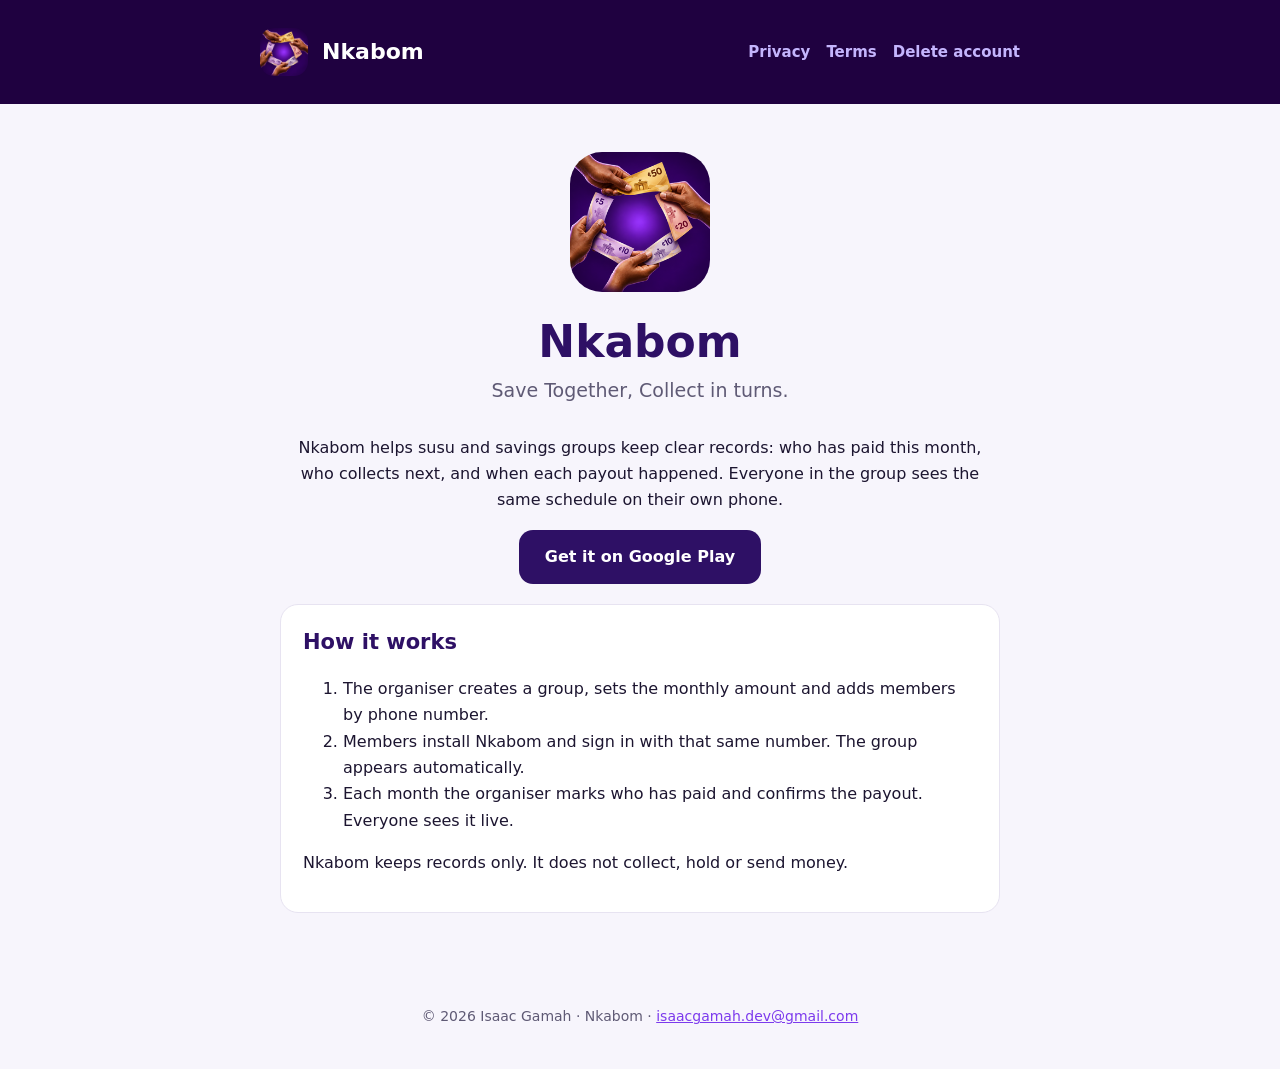
<file: index.html>
<!doctype html>
<html lang="en">
<head>
<meta charset="utf-8">
<meta name="viewport" content="width=device-width, initial-scale=1">
<title>Nkabom: Save Together, Collect in turns</title>
<meta name="description" content="Nkabom helps susu and savings groups track contributions and payouts together.">
<link rel="icon" href="icon.png">
<link rel="stylesheet" href="styles.css">
</head>
<body>
<header>
  <div class="wrap">
    <img src="icon.png" alt="">
    <a href="index.html">Nkabom</a>
    <nav>
      <a href="privacy.html">Privacy</a>
      <a href="terms.html">Terms</a>
      <a href="delete-account.html">Delete account</a>
    </nav>
  </div>
</header>
<main class="wrap hero">
  <img src="icon.png" alt="Nkabom logo: hands passing money around a circle">
  <h1>Nkabom</h1>
  <p class="tagline">Save Together, Collect in turns.</p>
  <p>Nkabom helps susu and savings groups keep clear records: who has paid this month, who collects next, and when each payout happened. Everyone in the group sees the same schedule on their own phone.</p>
  <p><a class="button" href="[PLAY STORE LINK]">Get it on Google Play</a></p>
  <div class="card" style="text-align:left">
    <h2 style="margin-top:0">How it works</h2>
    <ol>
      <li>The organiser creates a group, sets the monthly amount and adds members by phone number.</li>
      <li>Members install Nkabom and sign in with that same number. The group appears automatically.</li>
      <li>Each month the organiser marks who has paid and confirms the payout. Everyone sees it live.</li>
    </ol>
    <p>Nkabom keeps records only. It does not collect, hold or send money.</p>
  </div>
</main>
<footer>© 2026 Isaac Gamah · Nkabom · <a href="mailto:isaacgamah.dev@gmail.com">isaacgamah.dev@gmail.com</a></footer>
</body>
</html>
</file>
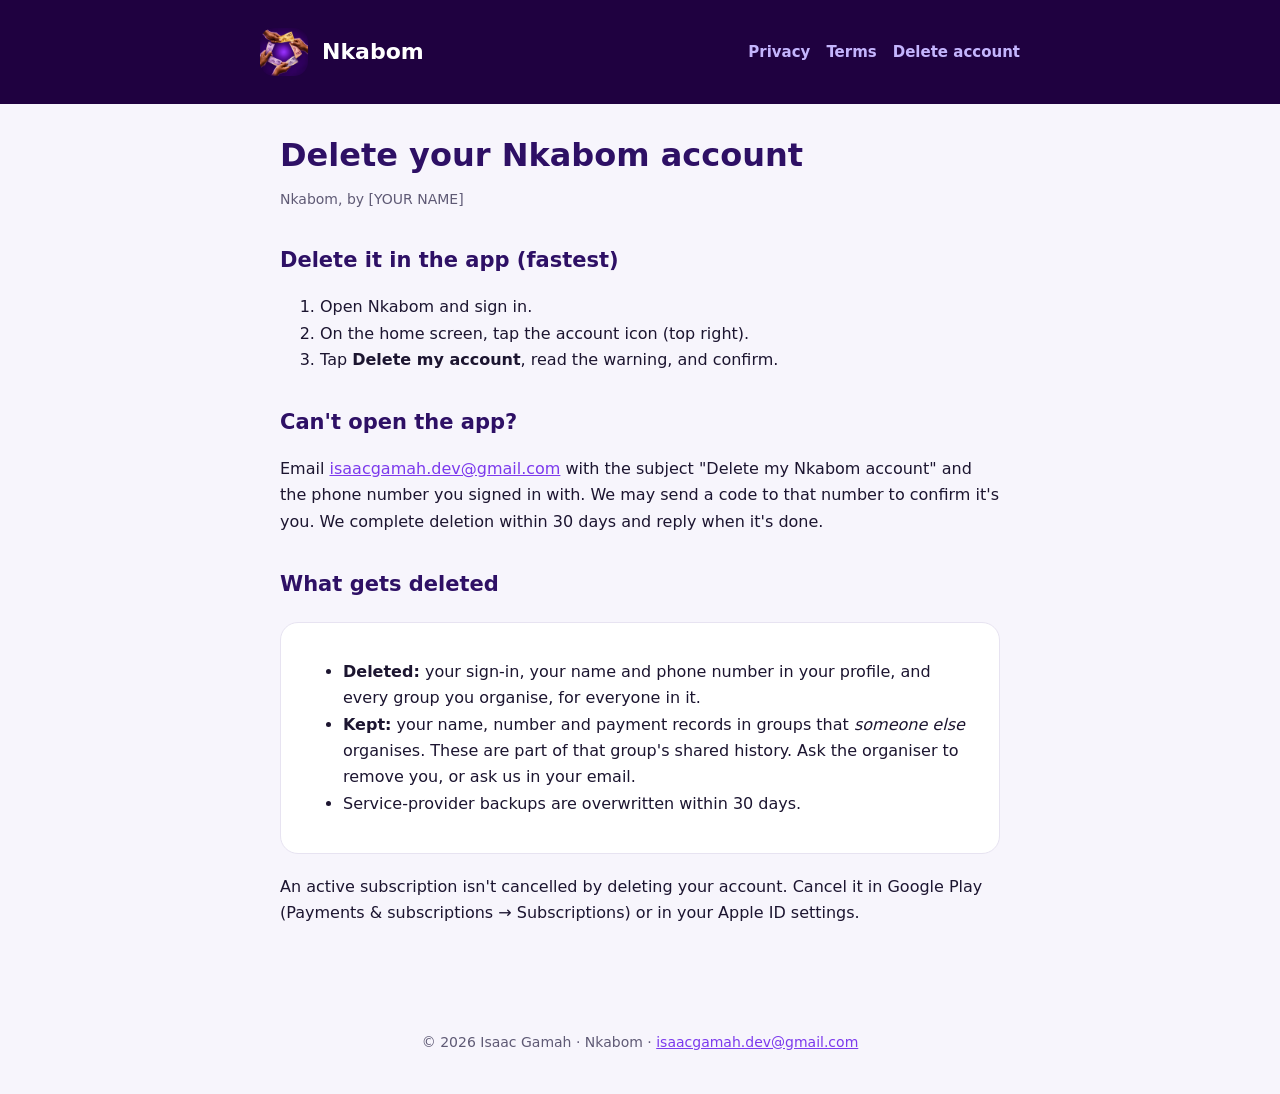
<file: delete-account.html>
<!doctype html>
<html lang="en">
<head>
<meta charset="utf-8">
<meta name="viewport" content="width=device-width, initial-scale=1">
<title>Delete your Nkabom account</title>
<meta name="description" content="How to delete your Nkabom account and what happens to your data.">
<link rel="icon" href="icon.png">
<link rel="stylesheet" href="styles.css">
</head>
<body>
<header>
  <div class="wrap">
    <img src="icon.png" alt="">
    <a href="index.html">Nkabom</a>
    <nav>
      <a href="privacy.html">Privacy</a>
      <a href="terms.html">Terms</a>
      <a href="delete-account.html">Delete account</a>
    </nav>
  </div>
</header>
<main class="wrap">
  <h1>Delete your Nkabom account</h1>
  <p class="updated">Nkabom, by [YOUR NAME]</p>

  <h2>Delete it in the app (fastest)</h2>
  <ol>
    <li>Open Nkabom and sign in.</li>
    <li>On the home screen, tap the account icon (top right).</li>
    <li>Tap <strong>Delete my account</strong>, read the warning, and confirm.</li>
  </ol>

  <h2>Can't open the app?</h2>
  <p>Email <a href="mailto:isaacgamah.dev@gmail.com?subject=Delete%20my%20Nkabom%20account">isaacgamah.dev@gmail.com</a> with the subject "Delete my Nkabom account" and the phone number you signed in with. We may send a code to that number to confirm it's you. We complete deletion within 30 days and reply when it's done.</p>

  <h2>What gets deleted</h2>
  <div class="card">
    <ul>
      <li><strong>Deleted:</strong> your sign-in, your name and phone number in your profile, and every group you organise, for everyone in it.</li>
      <li><strong>Kept:</strong> your name, number and payment records in groups that <em>someone else</em> organises. These are part of that group's shared history. Ask the organiser to remove you, or ask us in your email.</li>
      <li>Service-provider backups are overwritten within 30 days.</li>
    </ul>
  </div>
  <p>An active subscription isn't cancelled by deleting your account. Cancel it in Google Play (Payments &amp; subscriptions → Subscriptions) or in your Apple ID settings.</p>
</main>
<footer>© 2026 Isaac Gamah · Nkabom · <a href="mailto:isaacgamah.dev@gmail.com">isaacgamah.dev@gmail.com</a></footer>
</body>
</html>
</file>
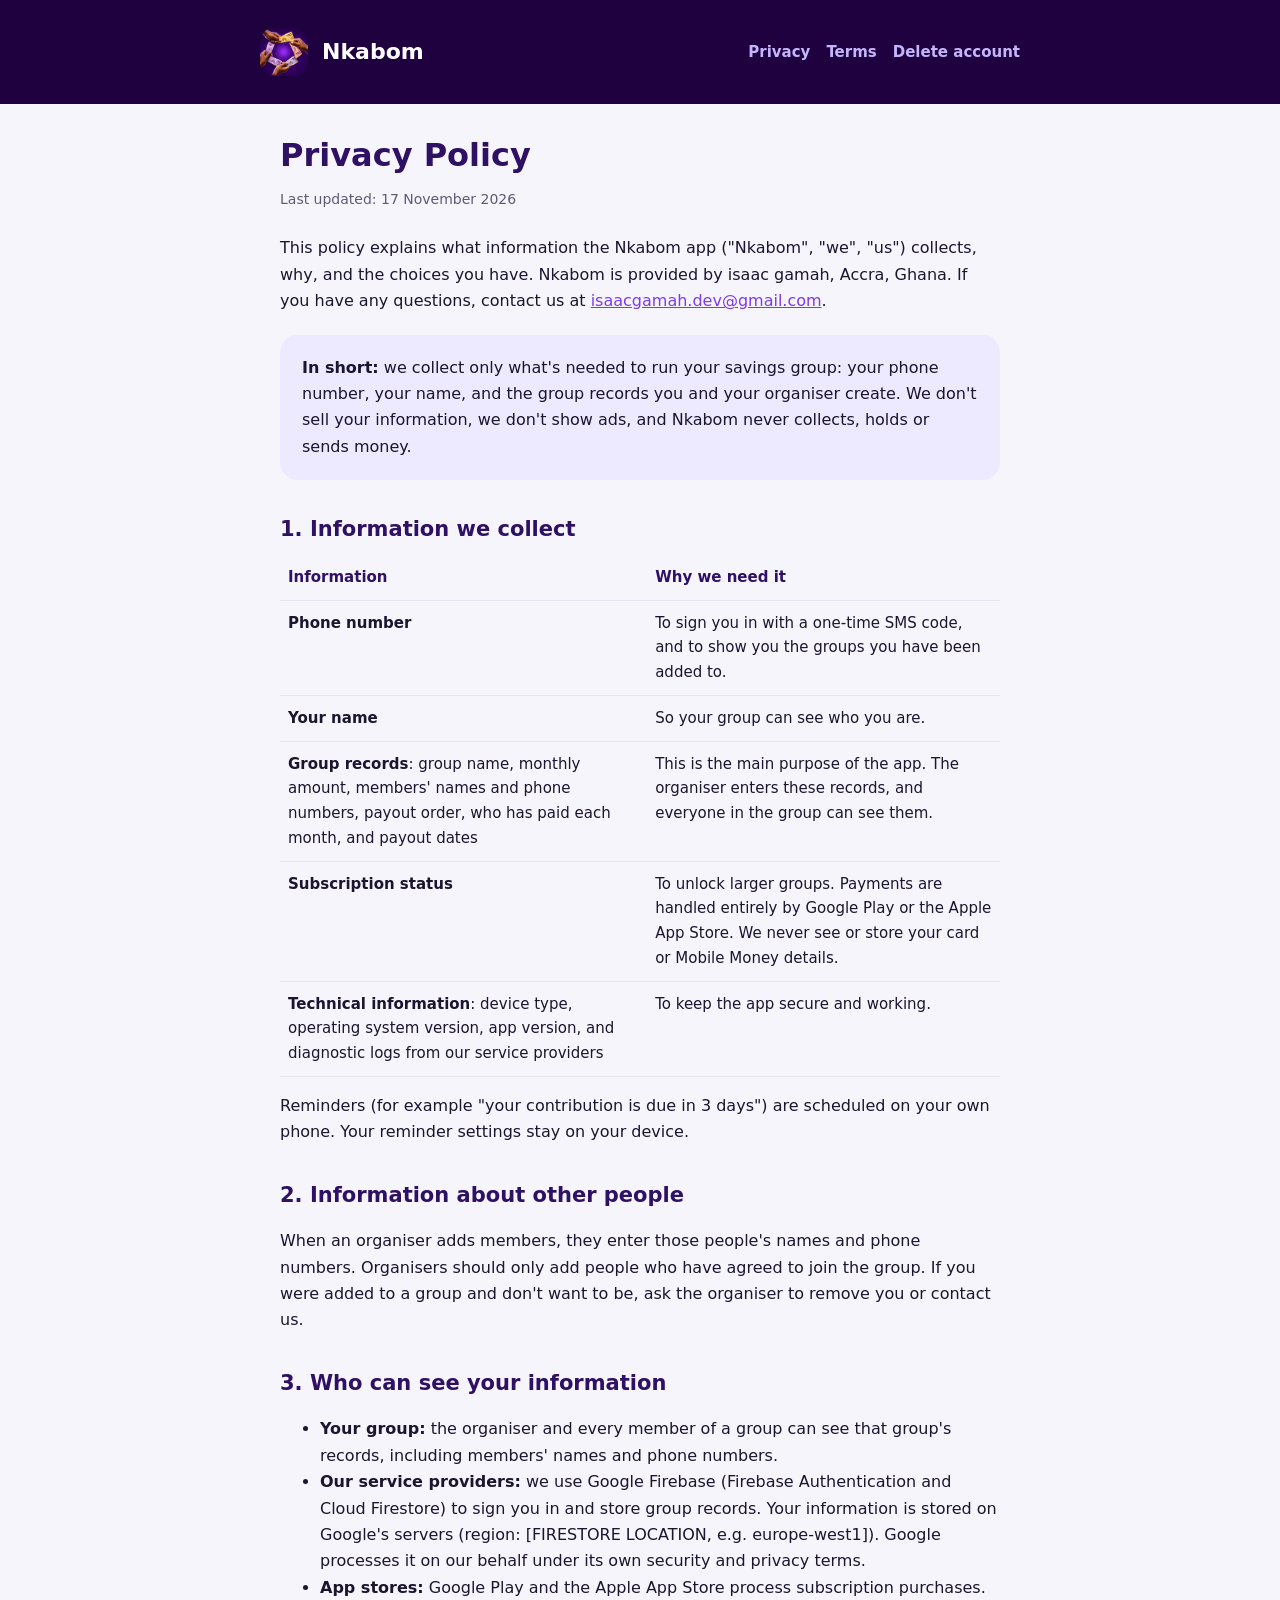
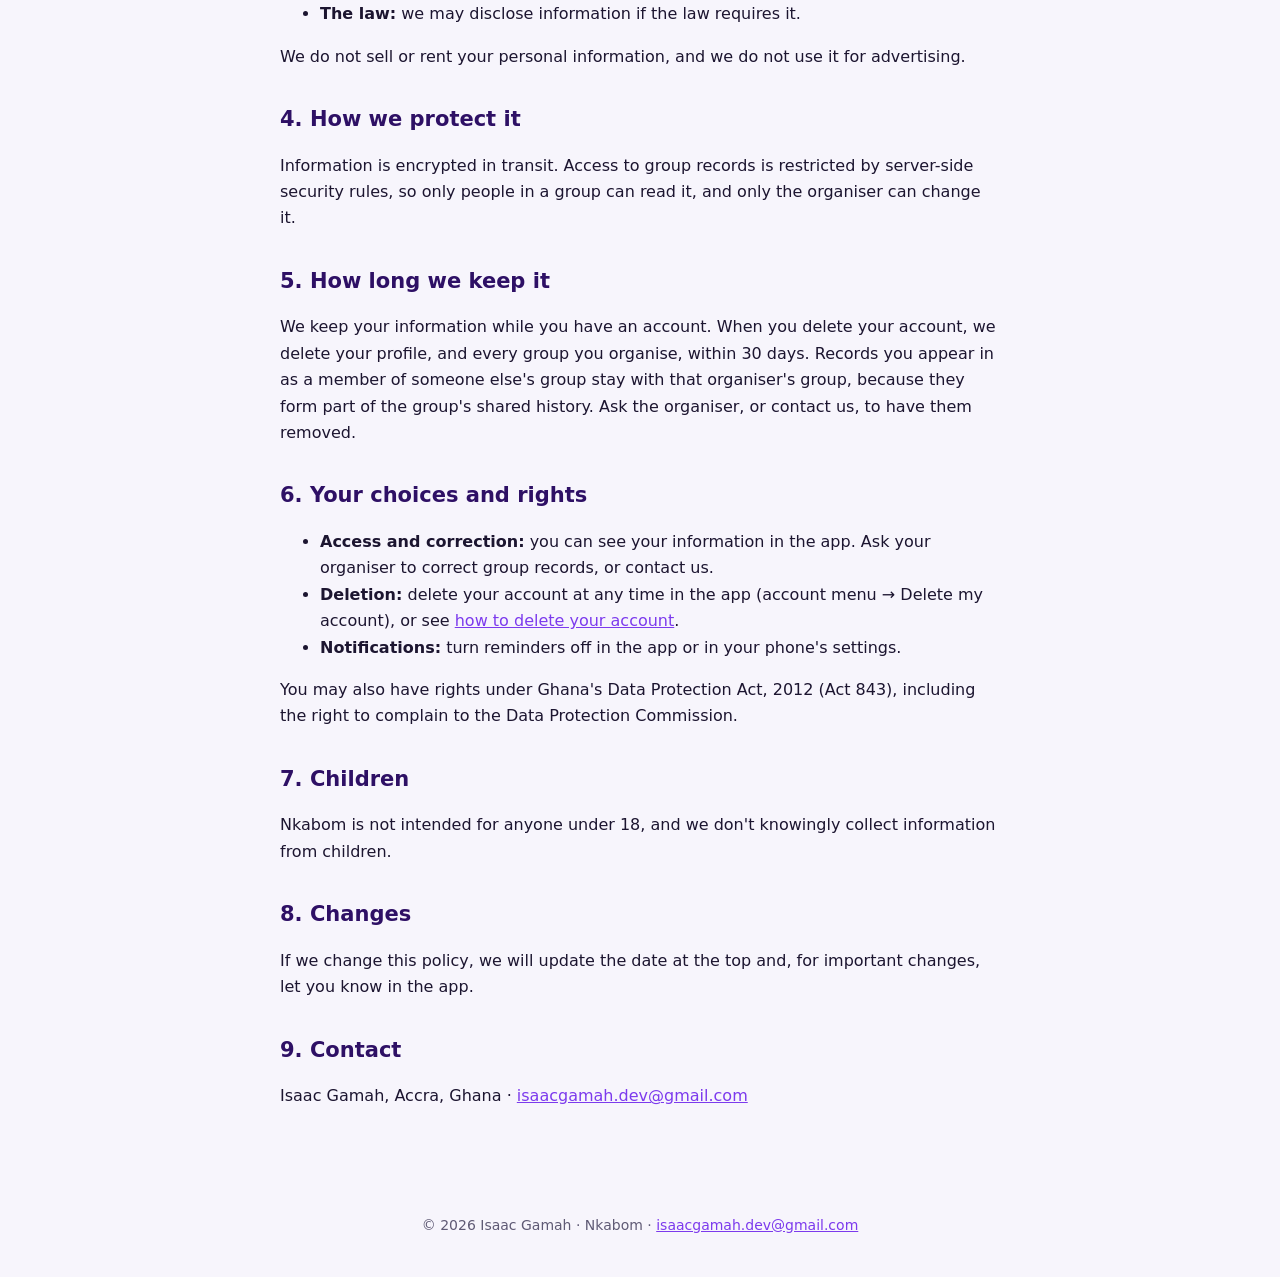
<file: privacy.html>
<!doctype html>
<html lang="en">
<head>
<meta charset="utf-8">
<meta name="viewport" content="width=device-width, initial-scale=1">
<title>Nkabom Privacy Policy</title>
<meta name="description" content="How the Nkabom app collects, uses and protects your information.">
<link rel="icon" href="icon.png">
<link rel="stylesheet" href="styles.css">
</head>
<body>
<header>
  <div class="wrap">
    <img src="icon.png" alt="">
    <a href="index.html">Nkabom</a>
    <nav>
      <a href="privacy.html">Privacy</a>
      <a href="terms.html">Terms</a>
      <a href="delete-account.html">Delete account</a>
    </nav>
  </div>
</header>
<main class="wrap">
  <h1>Privacy Policy</h1>
  <p class="updated">Last updated: 17 November 2026</p>

  <p>This policy explains what information the Nkabom app ("Nkabom", "we", "us") collects, why, and the choices you have. Nkabom is provided by isaac gamah, Accra, Ghana. If you have any questions, contact us at <a href="mailto:isaacgamah.dev@gmail.com">isaacgamah.dev@gmail.com</a>.</p>

  <div class="card note">
    <strong>In short:</strong> we collect only what's needed to run your savings group: your phone number, your name, and the group records you and your organiser create. We don't sell your information, we don't show ads, and Nkabom never collects, holds or sends money.
  </div>

  <h2>1. Information we collect</h2>
  <table>
    <tr><th>Information</th><th>Why we need it</th></tr>
    <tr><td><strong>Phone number</strong></td><td>To sign you in with a one-time SMS code, and to show you the groups you have been added to.</td></tr>
    <tr><td><strong>Your name</strong></td><td>So your group can see who you are.</td></tr>
    <tr><td><strong>Group records</strong>: group name, monthly amount, members' names and phone numbers, payout order, who has paid each month, and payout dates</td><td>This is the main purpose of the app. The organiser enters these records, and everyone in the group can see them.</td></tr>
    <tr><td><strong>Subscription status</strong></td><td>To unlock larger groups. Payments are handled entirely by Google Play or the Apple App Store. We never see or store your card or Mobile Money details.</td></tr>
    <tr><td><strong>Technical information</strong>: device type, operating system version, app version, and diagnostic logs from our service providers</td><td>To keep the app secure and working.</td></tr>
  </table>
  <p>Reminders (for example "your contribution is due in 3 days") are scheduled on your own phone. Your reminder settings stay on your device.</p>

  <h2>2. Information about other people</h2>
  <p>When an organiser adds members, they enter those people's names and phone numbers. Organisers should only add people who have agreed to join the group. If you were added to a group and don't want to be, ask the organiser to remove you or contact us.</p>

  <h2>3. Who can see your information</h2>
  <ul>
    <li><strong>Your group:</strong> the organiser and every member of a group can see that group's records, including members' names and phone numbers.</li>
    <li><strong>Our service providers:</strong> we use Google Firebase (Firebase Authentication and Cloud Firestore) to sign you in and store group records. Your information is stored on Google's servers (region: [FIRESTORE LOCATION, e.g. europe-west1]). Google processes it on our behalf under its own security and privacy terms.</li>
    <li><strong>App stores:</strong> Google Play and the Apple App Store process subscription purchases.</li>
    <li><strong>The law:</strong> we may disclose information if the law requires it.</li>
  </ul>
  <p>We do not sell or rent your personal information, and we do not use it for advertising.</p>

  <h2>4. How we protect it</h2>
  <p>Information is encrypted in transit. Access to group records is restricted by server-side security rules, so only people in a group can read it, and only the organiser can change it.</p>

  <h2>5. How long we keep it</h2>
  <p>We keep your information while you have an account. When you delete your account, we delete your profile, and every group you organise, within 30 days. Records you appear in as a member of someone else's group stay with that organiser's group, because they form part of the group's shared history. Ask the organiser, or contact us, to have them removed.</p>

  <h2>6. Your choices and rights</h2>
  <ul>
    <li><strong>Access and correction:</strong> you can see your information in the app. Ask your organiser to correct group records, or contact us.</li>
    <li><strong>Deletion:</strong> delete your account at any time in the app (account menu → Delete my account), or see <a href="delete-account.html">how to delete your account</a>.</li>
    <li><strong>Notifications:</strong> turn reminders off in the app or in your phone's settings.</li>
  </ul>
  <p>You may also have rights under Ghana's Data Protection Act, 2012 (Act 843), including the right to complain to the Data Protection Commission.</p>

  <h2>7. Children</h2>
  <p>Nkabom is not intended for anyone under 18, and we don't knowingly collect information from children.</p>

  <h2>8. Changes</h2>
  <p>If we change this policy, we will update the date at the top and, for important changes, let you know in the app.</p>

  <h2>9. Contact</h2>
  <p>Isaac Gamah, Accra, Ghana · <a href="mailto:isaacgamah.dev@gmail.com">isaacgamah.dev@gmail.com</a></p>
</main>
<footer>© 2026 Isaac Gamah · Nkabom · <a href="mailto:isaacgamah.dev@gmail.com">isaacgamah.dev@gmail.com</a></footer>
</body>
</html>
</file>
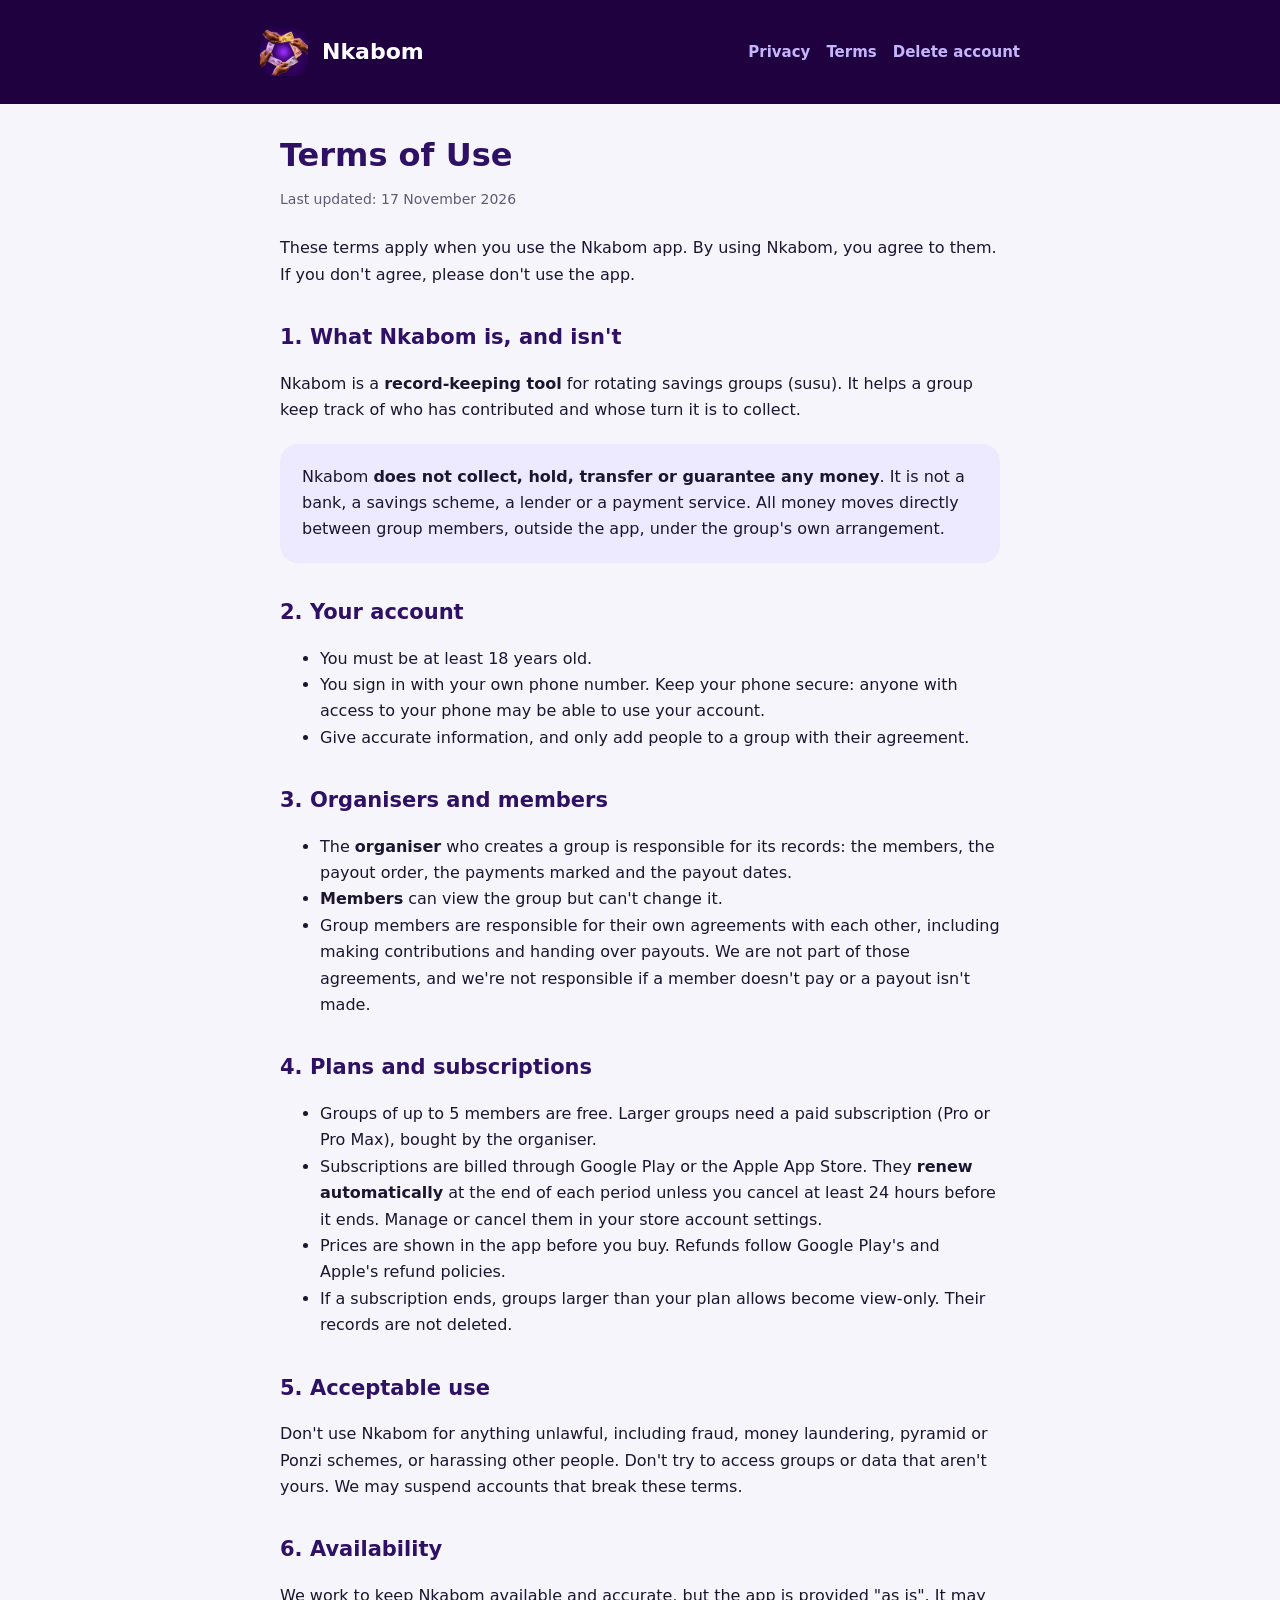
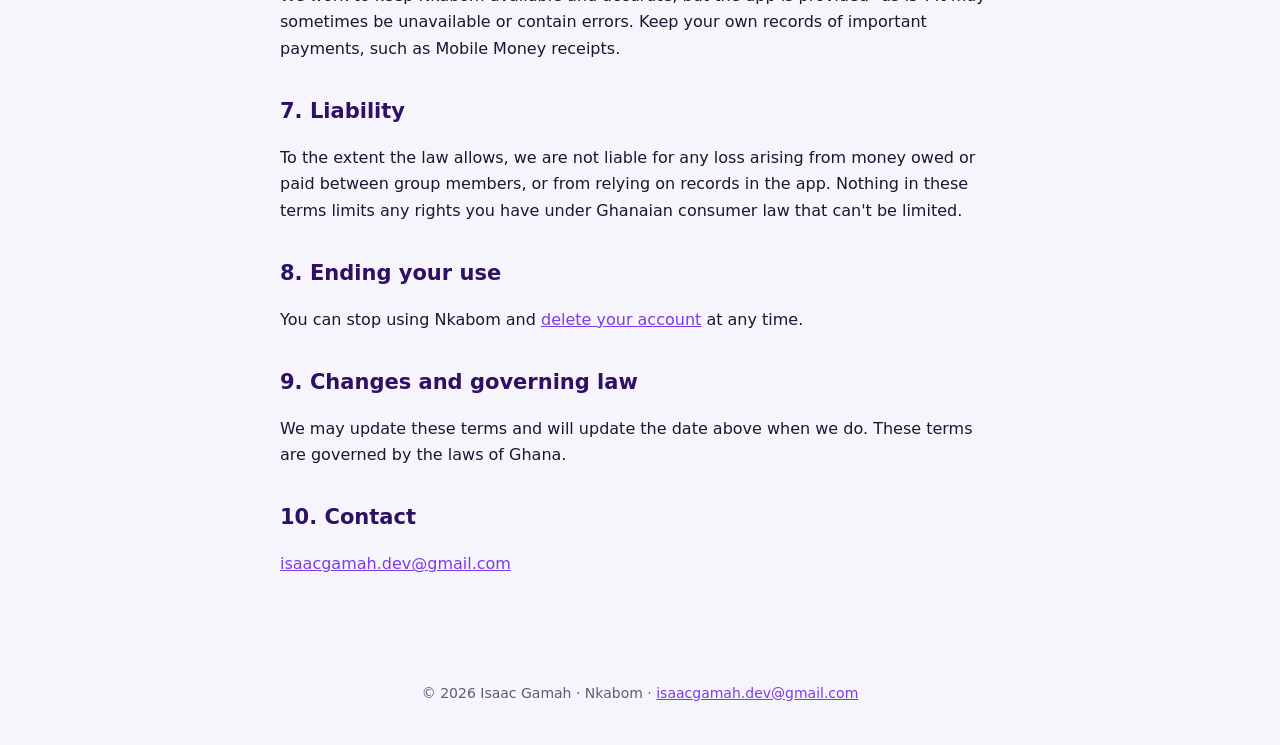
<file: terms.html>
<!doctype html>
<html lang="en">
<head>
<meta charset="utf-8">
<meta name="viewport" content="width=device-width, initial-scale=1">
<title>Nkabom Terms of Use</title>
<meta name="description" content="The terms for using the Nkabom savings group app.">
<link rel="icon" href="icon.png">
<link rel="stylesheet" href="styles.css">
</head>
<body>
<header>
  <div class="wrap">
    <img src="icon.png" alt="">
    <a href="index.html">Nkabom</a>
    <nav>
      <a href="privacy.html">Privacy</a>
      <a href="terms.html">Terms</a>
      <a href="delete-account.html">Delete account</a>
    </nav>
  </div>
</header>
<main class="wrap">
  <h1>Terms of Use</h1>
  <p class="updated">Last updated: 17 November 2026</p>

  <p>These terms apply when you use the Nkabom app. By using Nkabom, you agree to them. If you don't agree, please don't use the app.</p>

  <h2>1. What Nkabom is, and isn't</h2>
  <p>Nkabom is a <strong>record-keeping tool</strong> for rotating savings groups (susu). It helps a group keep track of who has contributed and whose turn it is to collect.</p>
  <div class="card note">
    Nkabom <strong>does not collect, hold, transfer or guarantee any money</strong>. It is not a bank, a savings scheme, a lender or a payment service. All money moves directly between group members, outside the app, under the group's own arrangement.
  </div>

  <h2>2. Your account</h2>
  <ul>
    <li>You must be at least 18 years old.</li>
    <li>You sign in with your own phone number. Keep your phone secure: anyone with access to your phone may be able to use your account.</li>
    <li>Give accurate information, and only add people to a group with their agreement.</li>
  </ul>

  <h2>3. Organisers and members</h2>
  <ul>
    <li>The <strong>organiser</strong> who creates a group is responsible for its records: the members, the payout order, the payments marked and the payout dates.</li>
    <li><strong>Members</strong> can view the group but can't change it.</li>
    <li>Group members are responsible for their own agreements with each other, including making contributions and handing over payouts. We are not part of those agreements, and we're not responsible if a member doesn't pay or a payout isn't made.</li>
  </ul>

  <h2>4. Plans and subscriptions</h2>
  <ul>
    <li>Groups of up to 5 members are free. Larger groups need a paid subscription (Pro or Pro Max), bought by the organiser.</li>
    <li>Subscriptions are billed through Google Play or the Apple App Store. They <strong>renew automatically</strong> at the end of each period unless you cancel at least 24 hours before it ends. Manage or cancel them in your store account settings.</li>
    <li>Prices are shown in the app before you buy. Refunds follow Google Play's and Apple's refund policies.</li>
    <li>If a subscription ends, groups larger than your plan allows become view-only. Their records are not deleted.</li>
  </ul>

  <h2>5. Acceptable use</h2>
  <p>Don't use Nkabom for anything unlawful, including fraud, money laundering, pyramid or Ponzi schemes, or harassing other people. Don't try to access groups or data that aren't yours. We may suspend accounts that break these terms.</p>

  <h2>6. Availability</h2>
  <p>We work to keep Nkabom available and accurate, but the app is provided "as is". It may sometimes be unavailable or contain errors. Keep your own records of important payments, such as Mobile Money receipts.</p>

  <h2>7. Liability</h2>
  <p>To the extent the law allows, we are not liable for any loss arising from money owed or paid between group members, or from relying on records in the app. Nothing in these terms limits any rights you have under Ghanaian consumer law that can't be limited.</p>

  <h2>8. Ending your use</h2>
  <p>You can stop using Nkabom and <a href="delete-account.html">delete your account</a> at any time.</p>

  <h2>9. Changes and governing law</h2>
  <p>We may update these terms and will update the date above when we do. These terms are governed by the laws of Ghana.</p>

  <h2>10. Contact</h2>
  <p><a href="mailto:isaacgamah.dev@gmail.com">isaacgamah.dev@gmail.com</a></p>
</main>
<footer>© 2026 Isaac Gamah · Nkabom · <a href="mailto:isaacgamah.dev@gmail.com">isaacgamah.dev@gmail.com</a></footer>
</body>
</html>
</file>
<file: styles.css>
:root {
  --primary: #2E1065;
  --violet: #7C3AED;
  --lilac: #C4B5FD;
  --bg: #F7F5FC;
  --ink: #1C1530;
  --muted: #5F5A75;
  --line: #E7E3F1;
}
* { box-sizing: border-box; }
body {
  margin: 0;
  font-family: "Plus Jakarta Sans", system-ui, -apple-system, "Segoe UI", Roboto, sans-serif;
  background: var(--bg);
  color: var(--ink);
  line-height: 1.65;
}
header {
  background: #1F0140;
  color: #fff;
  padding: 28px 20px;
}
header .wrap { display: flex; align-items: center; gap: 14px; }
header img { width: 48px; height: 48px; border-radius: 14px; }
header a { color: #fff; text-decoration: none; font-weight: 800; font-size: 22px; }
nav { margin-left: auto; display: flex; gap: 16px; flex-wrap: wrap; }
nav a { font-size: 15px; font-weight: 600; color: var(--lilac); }
.wrap { max-width: 760px; margin: 0 auto; }
main { padding: 32px 20px 64px; }
h1 { font-size: 32px; line-height: 1.2; margin: 0 0 6px; color: var(--primary); }
h2 { font-size: 21px; margin: 32px 0 8px; color: var(--primary); }
.updated { color: var(--muted); font-size: 14px; margin-bottom: 24px; }
a { color: var(--violet); }
.card {
  background: #fff;
  border: 1px solid var(--line);
  border-radius: 18px;
  padding: 20px 22px;
  margin: 20px 0;
}
.note { background: #EDE9FE; border: none; }
table { width: 100%; border-collapse: collapse; font-size: 15px; }
th, td { text-align: left; padding: 10px 8px; border-bottom: 1px solid var(--line); vertical-align: top; }
th { color: var(--primary); }
.hero { text-align: center; padding: 48px 20px; }
.hero img { width: 140px; height: 140px; border-radius: 32px; }
.hero h1 { font-size: 44px; margin-top: 16px; }
.tagline { font-size: 19px; color: var(--muted); margin: 0 0 28px; }
.button {
  display: inline-block;
  background: var(--primary);
  color: #fff;
  text-decoration: none;
  font-weight: 800;
  padding: 14px 26px;
  border-radius: 14px;
}
footer { text-align: center; color: var(--muted); font-size: 14px; padding: 24px 20px 40px; }
@media (max-width: 560px) {
  header .wrap { flex-wrap: wrap; }
  nav { margin-left: 0; width: 100%; }
  h1 { font-size: 27px; }
}
</file>
